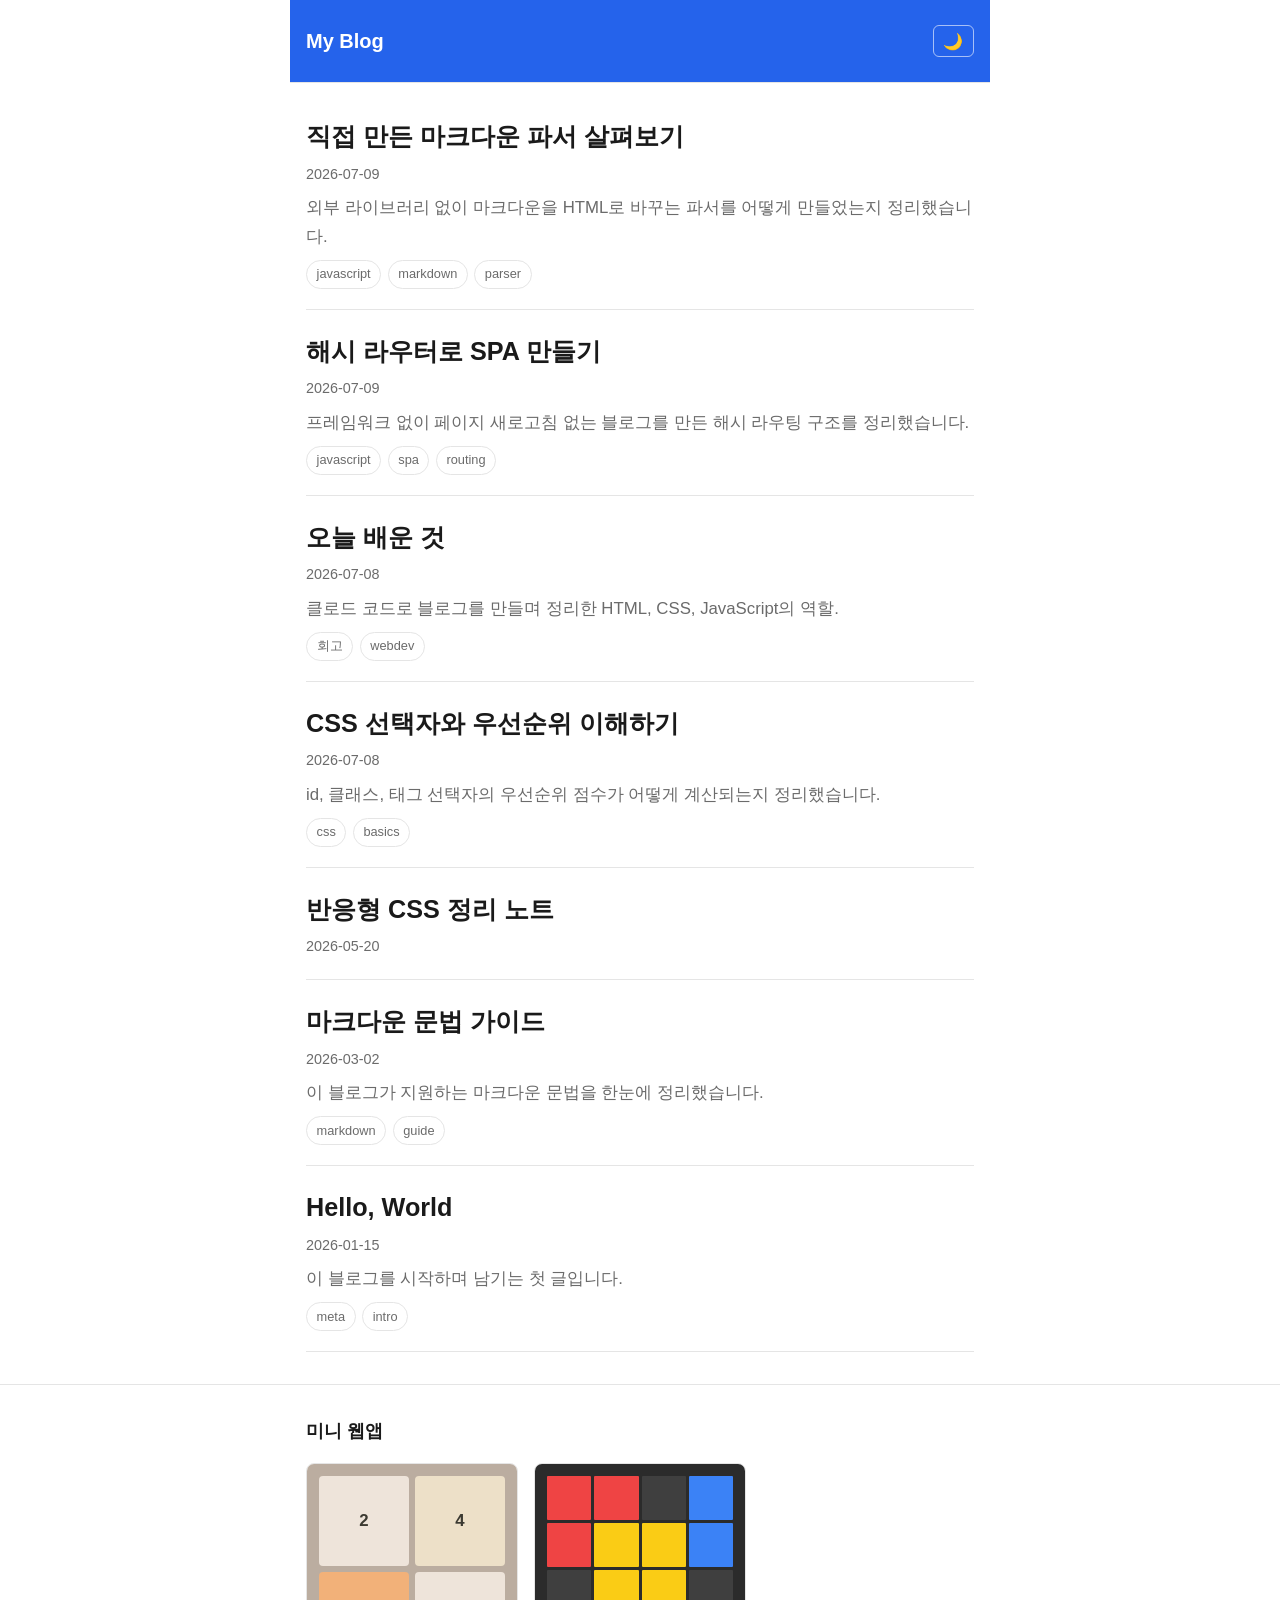
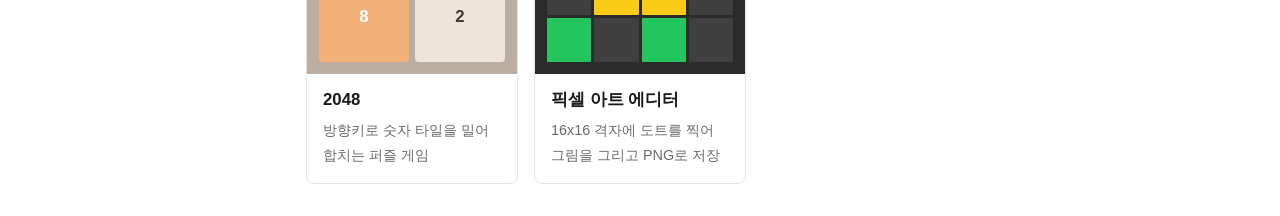
<file: index.html>
<!DOCTYPE html>
<html lang="ko">
<head>
<meta charset="UTF-8">
<meta name="viewport" content="width=device-width, initial-scale=1">
<title>My Blog</title>
<link rel="stylesheet" href="css/style.css">
</head>
<body>
<header class="site-header">
  <a class="site-title" href="#/">My Blog</a>
  <button id="theme-toggle" class="theme-toggle" type="button" aria-label="테마 전환">🌙</button>
</header>
<main id="app"></main>

<section class="apps-section">
  <div class="apps-section-inner">
    <h2 class="apps-heading">미니 웹앱</h2>
    <div class="app-cards">
      <a class="app-card" href="apps/2048/index.html">
        <div class="app-card-preview" aria-hidden="true">
          <span class="preview-tile t2">2</span>
          <span class="preview-tile t4">4</span>
          <span class="preview-tile t8">8</span>
          <span class="preview-tile t2">2</span>
        </div>
        <div class="app-card-body">
          <h3 class="app-card-title">2048</h3>
          <p class="app-card-desc">방향키로 숫자 타일을 밀어 합치는 퍼즐 게임</p>
        </div>
      </a>
      <a class="app-card" href="apps/pixel-art/index.html">
        <div class="app-card-preview pixel-preview" aria-hidden="true">
          <span class="pixel-cell" style="background:#ef4444"></span>
          <span class="pixel-cell" style="background:#ef4444"></span>
          <span class="pixel-cell"></span>
          <span class="pixel-cell" style="background:#3b82f6"></span>
          <span class="pixel-cell" style="background:#ef4444"></span>
          <span class="pixel-cell" style="background:#facc15"></span>
          <span class="pixel-cell" style="background:#facc15"></span>
          <span class="pixel-cell" style="background:#3b82f6"></span>
          <span class="pixel-cell"></span>
          <span class="pixel-cell" style="background:#facc15"></span>
          <span class="pixel-cell" style="background:#facc15"></span>
          <span class="pixel-cell"></span>
          <span class="pixel-cell" style="background:#22c55e"></span>
          <span class="pixel-cell"></span>
          <span class="pixel-cell" style="background:#22c55e"></span>
          <span class="pixel-cell"></span>
        </div>
        <div class="app-card-body">
          <h3 class="app-card-title">픽셀 아트 에디터</h3>
          <p class="app-card-desc">16x16 격자에 도트를 찍어 그림을 그리고 PNG로 저장</p>
        </div>
      </a>
    </div>
  </div>
</section>

<script src="js/theme.js"></script>
<script src="js/markdown.js"></script>
<script src="js/views.js"></script>
<script src="js/router.js"></script>
<script src="js/app.js"></script>
</body>
</html>
</file>
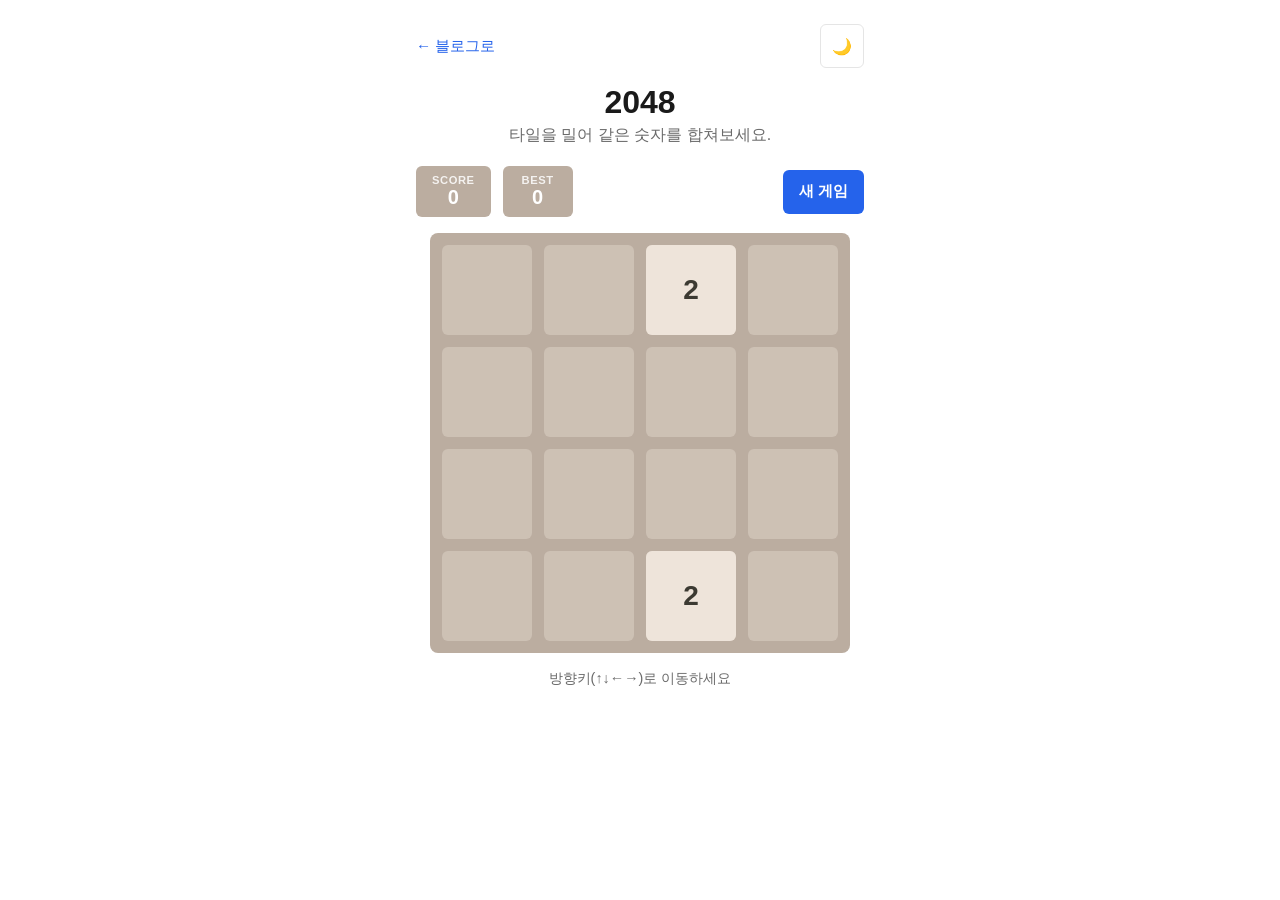
<file: apps/2048/index.html>
<!DOCTYPE html>
<html lang="ko">
<head>
  <meta charset="UTF-8">
  <meta name="viewport" content="width=device-width, initial-scale=1">
  <title>2048 | My Blog</title>
  <link rel="stylesheet" href="style.css">
</head>
<body>
  <div class="app-shell">
    <header class="game-header">
      <a class="back-link" href="../../index.html">← 블로그로</a>
      <button id="theme-toggle" class="theme-toggle" type="button" aria-label="테마 전환">🌙</button>
    </header>

    <h1 class="game-title">2048</h1>
    <p class="game-desc">타일을 밀어 같은 숫자를 합쳐보세요.</p>

    <div class="scoreboard">
      <div class="score-box">
        <span class="score-label">SCORE</span>
        <span class="score-value" id="score">0</span>
      </div>
      <div class="score-box">
        <span class="score-label">BEST</span>
        <span class="score-value" id="best-score">0</span>
      </div>
      <button id="new-game-btn" class="new-game-btn" type="button">새 게임</button>
    </div>

    <div id="board-container">
      <div id="board" role="application" aria-label="2048 게임 보드">
        <div class="grid-cell"></div>
        <div class="grid-cell"></div>
        <div class="grid-cell"></div>
        <div class="grid-cell"></div>
        <div class="grid-cell"></div>
        <div class="grid-cell"></div>
        <div class="grid-cell"></div>
        <div class="grid-cell"></div>
        <div class="grid-cell"></div>
        <div class="grid-cell"></div>
        <div class="grid-cell"></div>
        <div class="grid-cell"></div>
        <div class="grid-cell"></div>
        <div class="grid-cell"></div>
        <div class="grid-cell"></div>
        <div class="grid-cell"></div>

        <div id="game-message" class="game-message" hidden>
          <p id="message-text"></p>
          <div class="message-actions">
            <button id="retry-btn" type="button">다시 시도</button>
            <button id="keep-playing-btn" type="button" hidden>계속하기</button>
          </div>
        </div>
      </div>
    </div>

    <p class="hint">
      <span class="hint-desktop">방향키(↑↓←→)로 이동하세요</span>
      <span class="hint-mobile">보드를 스와이프해서 이동하세요</span>
    </p>
  </div>

  <script src="game.js"></script>
</body>
</html>
</file>
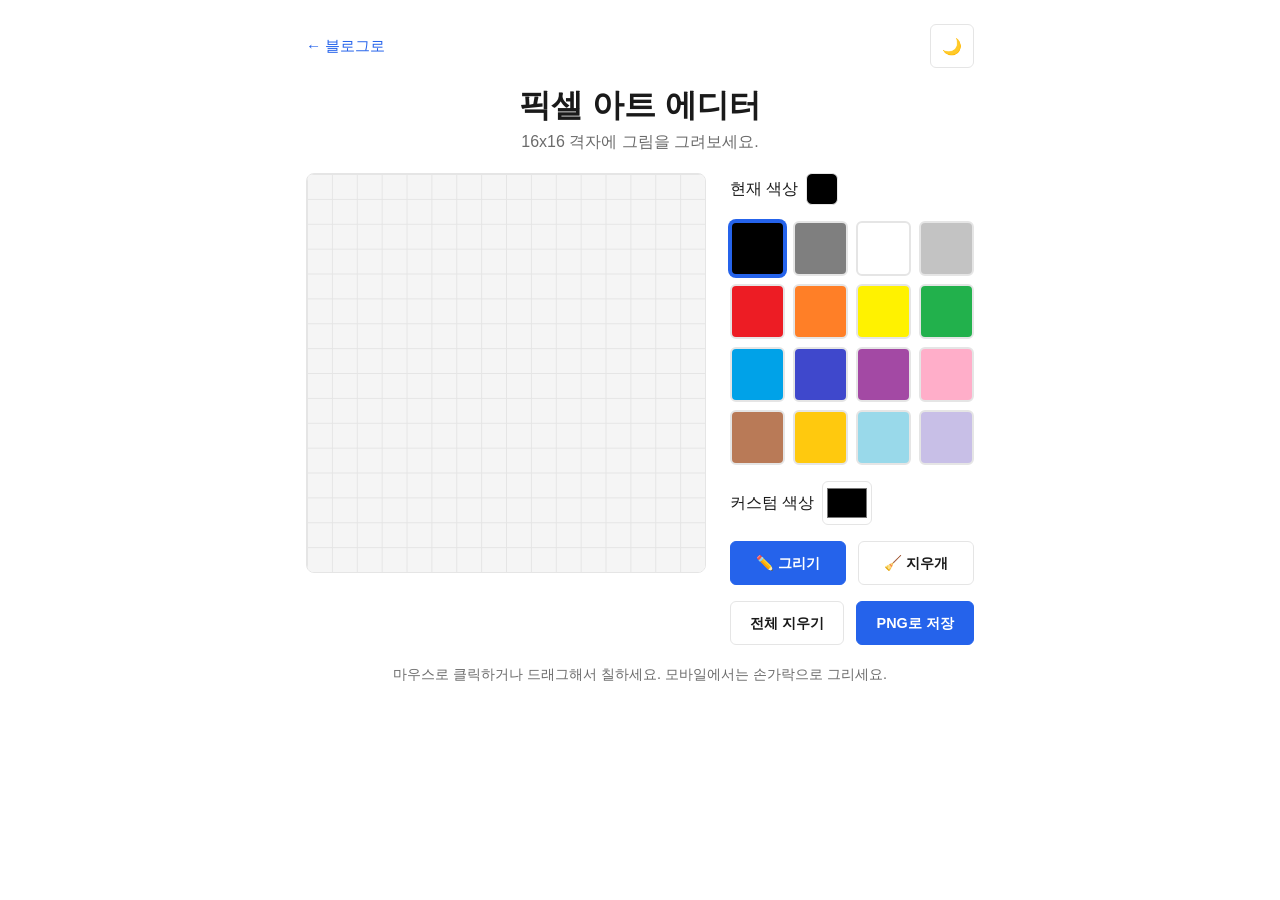
<file: apps/pixel-art/index.html>
<!DOCTYPE html>
<html lang="ko">
<head>
  <meta charset="UTF-8">
  <meta name="viewport" content="width=device-width, initial-scale=1">
  <title>픽셀 아트 에디터 | My Blog</title>
  <link rel="stylesheet" href="style.css">
</head>
<body>
  <div class="app-shell">
    <header class="app-header">
      <a class="back-link" href="../../index.html">← 블로그로</a>
      <button id="theme-toggle" class="theme-toggle" type="button" aria-label="테마 전환">🌙</button>
    </header>

    <h1 class="app-title">픽셀 아트 에디터</h1>
    <p class="app-desc">16x16 격자에 그림을 그려보세요.</p>

    <div class="editor-layout">
      <div class="canvas-wrap">
        <canvas id="pixel-canvas" width="320" height="320"
                aria-label="16x16 픽셀 아트 캔버스, 클릭 또는 드래그로 색칠"></canvas>
      </div>

      <div class="tools-panel">
        <div class="current-color-row">
          <span class="current-color-label">현재 색상</span>
          <span id="current-color-preview" class="current-color-preview"></span>
        </div>

        <div id="palette" class="palette" role="group" aria-label="색상 팔레트"></div>

        <div class="custom-color-row">
          <label for="custom-color">커스텀 색상</label>
          <input type="color" id="custom-color" value="#000000">
        </div>

        <div class="tool-buttons" role="group" aria-label="도구 선택">
          <button id="draw-tool-btn" class="tool-btn active" type="button">✏️ 그리기</button>
          <button id="eraser-tool-btn" class="tool-btn" type="button">🧹 지우개</button>
        </div>

        <div class="action-buttons">
          <button id="clear-btn" class="action-btn" type="button">전체 지우기</button>
          <button id="download-btn" class="action-btn primary" type="button">PNG로 저장</button>
        </div>
      </div>
    </div>

    <p class="hint">마우스로 클릭하거나 드래그해서 칠하세요. 모바일에서는 손가락으로 그리세요.</p>
  </div>

  <script src="editor.js"></script>
</body>
</html>
</file>
<file: css/style.css>
:root {
  --bg: #ffffff;
  --fg: #1a1a1a;
  --muted: #6b6b6b;
  --accent: #2563eb;
  --border: #e5e5e5;
  --code-bg: #f5f5f5;
}

@media (prefers-color-scheme: dark) {
  :root:not([data-theme="light"]) {
    --bg: #121212;
    --fg: #eaeaea;
    --muted: #a0a0a0;
    --accent: #6ea8fe;
    --border: #2e2e2e;
    --code-bg: #1e1e1e;
  }
}

[data-theme="dark"] {
  --bg: #121212;
  --fg: #eaeaea;
  --muted: #a0a0a0;
  --accent: #6ea8fe;
  --border: #2e2e2e;
  --code-bg: #1e1e1e;
}

* {
  box-sizing: border-box;
}

body {
  margin: 0;
  background: var(--bg);
  color: var(--fg);
  font-family: -apple-system, BlinkMacSystemFont, "Segoe UI", Roboto, Helvetica, Arial, sans-serif;
  line-height: 1.7;
  font-size: 1.05rem;
}

.site-header {
  display: flex;
  align-items: center;
  justify-content: space-between;
  flex-wrap: wrap;
  gap: 0.5rem;
  max-width: 700px;
  margin: 0 auto;
  padding: 1.5rem 1rem;
  background: var(--accent);
  border-bottom: 1px solid var(--border);
}

.site-title {
  font-size: 1.25rem;
  font-weight: 700;
  color: #fff;
  text-decoration: none;
}

.theme-toggle {
  background: none;
  border: 1px solid rgba(255, 255, 255, 0.6);
  border-radius: 6px;
  font-size: 1rem;
  padding: 0.35rem 0.6rem;
  cursor: pointer;
  color: #fff;
}

main#app {
  max-width: 700px;
  margin: 0 auto;
  padding: 2rem 1rem;
}

a {
  color: var(--accent);
}

.post-list {
  list-style: none;
  margin: 0;
  padding: 0;
}

.post-item {
  padding: 1.25rem 0;
  border-bottom: 1px solid var(--border);
}

.post-item:first-child {
  padding-top: 0;
}

.post-link {
  text-decoration: none;
}

.post-title {
  margin: 0 0 0.25rem;
  color: var(--fg);
}

.post-date {
  display: block;
  color: var(--muted);
  font-size: 0.9rem;
}

.post-excerpt {
  color: var(--muted);
  margin: 0.5rem 0 0;
}

.post-tags {
  margin-top: 0.5rem;
}

.tag {
  display: inline-block;
  font-size: 0.8rem;
  color: var(--muted);
  border: 1px solid var(--border);
  border-radius: 999px;
  padding: 0.15rem 0.6rem;
  margin-right: 0.4rem;
}

.back-link {
  display: inline-block;
  margin-bottom: 1rem;
  font-size: 0.95rem;
  text-decoration: none;
}

.post .post-title {
  margin-bottom: 0.25rem;
}

.post .post-date {
  margin-bottom: 1.5rem;
}

.post-content h1,
.post-content h2,
.post-content h3 {
  line-height: 1.3;
  margin-top: 2rem;
}

.post-content p {
  margin: 1rem 0;
}

.post-content img {
  max-width: 100%;
  height: auto;
  border-radius: 6px;
}

.post-content pre {
  background: var(--code-bg);
  border: 1px solid var(--border);
  border-radius: 6px;
  padding: 1rem;
  overflow-x: auto;
}

.post-content code {
  background: var(--code-bg);
  border-radius: 4px;
  padding: 0.15em 0.4em;
  font-size: 0.9em;
}

.post-content pre code {
  background: none;
  padding: 0;
}

.post-content blockquote {
  margin: 1rem 0;
  padding: 0.25rem 1rem;
  border-left: 3px solid var(--border);
  color: var(--muted);
}

.post-content hr {
  border: none;
  border-top: 1px solid var(--border);
  margin: 2rem 0;
}

.post-content ul,
.post-content ol {
  padding-left: 1.4rem;
}

.message,
.empty {
  color: var(--muted);
}

.apps-section {
  border-top: 1px solid var(--border);
}

.apps-section-inner {
  max-width: 700px;
  margin: 0 auto;
  padding: 2rem 1rem;
}

.apps-heading {
  margin: 0 0 1rem;
  font-size: 1.1rem;
  color: var(--fg);
}

.app-cards {
  display: grid;
  grid-template-columns: repeat(auto-fill, minmax(200px, 1fr));
  gap: 1rem;
}

.app-card {
  display: flex;
  flex-direction: column;
  border: 1px solid var(--border);
  border-radius: 8px;
  overflow: hidden;
  text-decoration: none;
  color: inherit;
  transition: box-shadow 0.15s ease;
}

.app-card:hover {
  box-shadow: 0 2px 10px rgba(0, 0, 0, 0.1);
}

.app-card-preview {
  display: grid;
  grid-template-columns: repeat(2, 1fr);
  gap: 6px;
  padding: 12px;
  background: #bbada0;
}

.preview-tile {
  display: flex;
  align-items: center;
  justify-content: center;
  aspect-ratio: 1 / 1;
  border-radius: 4px;
  font-weight: 700;
  background: #eee4da;
  color: #3c3a32;
}

.preview-tile.t4 {
  background: #ede0c8;
}

.preview-tile.t8 {
  background: #f2b179;
  color: #fff;
}

.pixel-preview {
  grid-template-columns: repeat(4, 1fr);
  gap: 3px;
  background: #2b2b2b;
}

.pixel-cell {
  aspect-ratio: 1 / 1;
  border-radius: 1px;
  background: #3f3f3f;
}

.app-card-body {
  padding: 0.75rem 1rem 1rem;
}

.app-card-title {
  margin: 0 0 0.25rem;
  font-size: 1.05rem;
  color: var(--fg);
}

.app-card-desc {
  margin: 0;
  color: var(--muted);
  font-size: 0.9rem;
}

@media (max-width: 600px) {
  main#app {
    padding: 1.5rem 1rem;
  }
  .site-header {
    padding: 1rem;
  }
  .post-content h1 {
    font-size: 1.5rem;
  }
  .post-content h2 {
    font-size: 1.3rem;
  }
  .post-content h3 {
    font-size: 1.1rem;
  }
}
</file>
<file: apps/2048/style.css>
:root {
  --bg: #ffffff;
  --fg: #1a1a1a;
  --muted: #6b6b6b;
  --accent: #2563eb;
  --border: #e5e5e5;

  --board-bg: #bbada0;
  --cell-bg: rgba(238, 228, 218, 0.35);
  --tile-text-dark: #3c3a32;
  --tile-text-light: #f9f6f2;

  --tile-2: #eee4da;
  --tile-4: #ede0c8;
  --tile-8: #f2b179;
  --tile-16: #f59563;
  --tile-32: #f67c5f;
  --tile-64: #f65e3b;
  --tile-128: #edcf72;
  --tile-256: #edcc61;
  --tile-512: #edc850;
  --tile-1024: #edc53f;
  --tile-2048: #edc22e;
  --tile-super: #3c3a32; /* 4096 이상 */
}

@media (prefers-color-scheme: dark) {
  :root:not([data-theme="light"]) {
    --bg: #121212;
    --fg: #eaeaea;
    --muted: #a0a0a0;
    --accent: #6ea8fe;
    --border: #2e2e2e;
    --board-bg: #3a3630;
    --cell-bg: rgba(255, 255, 255, 0.08);
  }
}

[data-theme="dark"] {
  --bg: #121212;
  --fg: #eaeaea;
  --muted: #a0a0a0;
  --accent: #6ea8fe;
  --border: #2e2e2e;
  --board-bg: #3a3630;
  --cell-bg: rgba(255, 255, 255, 0.08);
}

* {
  box-sizing: border-box;
}

body {
  margin: 0;
  background: var(--bg);
  color: var(--fg);
  font-family: -apple-system, BlinkMacSystemFont, "Segoe UI", Roboto, Helvetica, Arial, sans-serif;
}

.app-shell {
  max-width: 480px;
  margin: 0 auto;
  padding: 1.5rem 1rem;
}

.game-header {
  display: flex;
  align-items: center;
  justify-content: space-between;
  gap: 0.5rem;
  margin-bottom: 1rem;
}

.back-link {
  color: var(--accent);
  text-decoration: none;
  font-size: 0.95rem;
}

.theme-toggle {
  background: none;
  border: 1px solid var(--border);
  border-radius: 6px;
  font-size: 1rem;
  padding: 0.35rem 0.6rem;
  cursor: pointer;
  color: var(--fg);
  min-width: 44px;
  min-height: 44px;
}

.game-title {
  margin: 0 0 0.25rem;
  font-size: 2rem;
  text-align: center;
}

.game-desc {
  margin: 0 0 1.25rem;
  color: var(--muted);
  text-align: center;
}

.scoreboard {
  display: flex;
  align-items: center;
  gap: 0.75rem;
  margin-bottom: 1rem;
  flex-wrap: wrap;
}

.score-box {
  background: var(--board-bg);
  color: #fff;
  border-radius: 6px;
  padding: 0.5rem 1rem;
  text-align: center;
  min-width: 70px;
}

.score-label {
  display: block;
  font-size: 0.7rem;
  font-weight: 700;
  text-transform: uppercase;
  letter-spacing: 0.05em;
  opacity: 0.85;
}

.score-value {
  display: block;
  font-size: 1.25rem;
  font-weight: 700;
}

.new-game-btn,
#retry-btn,
#keep-playing-btn {
  background: var(--accent);
  color: #fff;
  border: none;
  border-radius: 6px;
  padding: 0.5rem 1rem;
  cursor: pointer;
  font-weight: 600;
  min-height: 44px;
  font-size: 0.95rem;
}

.new-game-btn {
  margin-left: auto;
}

#board-container {
  width: 100%;
  max-width: 420px;
  margin: 0 auto;
  aspect-ratio: 1 / 1;
}

#board {
  position: relative;
  width: 100%;
  height: 100%;
  background: var(--board-bg);
  border-radius: 8px;
  padding: 12px;
  box-sizing: border-box;
  display: grid;
  grid-template-columns: repeat(4, 1fr);
  grid-template-rows: repeat(4, 1fr);
  gap: 12px;
  touch-action: none;
}

.grid-cell {
  background: var(--cell-bg);
  border-radius: 6px;
}

.tile {
  position: absolute;
  display: flex;
  align-items: center;
  justify-content: center;
  border-radius: 6px;
  font-weight: 700;
  box-sizing: border-box;
  transition: left 100ms ease-in-out, top 100ms ease-in-out, transform 100ms ease-in-out;
  color: var(--tile-text-dark);
  font-size: clamp(1rem, 6vw, 1.75rem);
}

.tile[data-value="2"] { background: var(--tile-2); }
.tile[data-value="4"] { background: var(--tile-4); }
.tile[data-value="8"] { background: var(--tile-8); color: var(--tile-text-light); }
.tile[data-value="16"] { background: var(--tile-16); color: var(--tile-text-light); }
.tile[data-value="32"] { background: var(--tile-32); color: var(--tile-text-light); }
.tile[data-value="64"] { background: var(--tile-64); color: var(--tile-text-light); }
.tile[data-value="128"] { background: var(--tile-128); color: var(--tile-text-light); font-size: clamp(0.9rem, 5.5vw, 1.6rem); }
.tile[data-value="256"] { background: var(--tile-256); color: var(--tile-text-light); font-size: clamp(0.9rem, 5.5vw, 1.6rem); }
.tile[data-value="512"] { background: var(--tile-512); color: var(--tile-text-light); font-size: clamp(0.9rem, 5.5vw, 1.6rem); }
.tile[data-value="1024"] { background: var(--tile-1024); color: var(--tile-text-light); font-size: clamp(0.8rem, 5vw, 1.4rem); }
.tile[data-value="2048"] { background: var(--tile-2048); color: var(--tile-text-light); font-size: clamp(0.8rem, 5vw, 1.4rem); }
.tile.tile-super { background: var(--tile-super); color: var(--tile-text-light); font-size: clamp(0.7rem, 4.5vw, 1.2rem); }

@keyframes tile-appear {
  0% { transform: scale(0); opacity: 0; }
  100% { transform: scale(1); opacity: 1; }
}
@keyframes tile-merge {
  0% { transform: scale(1); }
  50% { transform: scale(1.15); }
  100% { transform: scale(1); }
}
.tile.tile-new { animation: tile-appear 150ms ease-out; }
.tile.tile-merged { animation: tile-merge 150ms ease-out; }

.game-message {
  position: absolute;
  inset: 0;
  display: flex;
  flex-direction: column;
  align-items: center;
  justify-content: center;
  gap: 1rem;
  background: rgba(255, 255, 255, 0.85);
  border-radius: 8px;
  text-align: center;
  z-index: 10;
}

[data-theme="dark"] .game-message {
  background: rgba(18, 18, 18, 0.85);
}

@media (prefers-color-scheme: dark) {
  :root:not([data-theme="light"]) .game-message {
    background: rgba(18, 18, 18, 0.85);
  }
}

.game-message[hidden] {
  display: none;
}

#message-text {
  font-size: 1.5rem;
  font-weight: 700;
  color: var(--fg);
  margin: 0;
}

.message-actions {
  display: flex;
  gap: 0.75rem;
}

.hint {
  text-align: center;
  color: var(--muted);
  font-size: 0.9rem;
  margin-top: 1rem;
}

@media (max-width: 480px) {
  .app-shell { padding: 1rem 0.75rem; }
  .game-title { font-size: 1.5rem; }
  #board-container { max-width: 100%; }
  .hint-desktop { display: none; }
}
@media (min-width: 481px) {
  .hint-mobile { display: none; }
}
</file>
<file: apps/pixel-art/style.css>
:root {
  --bg: #ffffff;
  --fg: #1a1a1a;
  --muted: #6b6b6b;
  --accent: #2563eb;
  --border: #e5e5e5;

  --cell-bg: rgba(0, 0, 0, 0.04);      /* 캔버스 안, 색이 칠해지지 않은 빈 셀 */
  --grid-line: var(--border);           /* 캔버스 격자선 색 */
}

@media (prefers-color-scheme: dark) {
  :root:not([data-theme="light"]) {
    --bg: #121212;
    --fg: #eaeaea;
    --muted: #a0a0a0;
    --accent: #6ea8fe;
    --border: #2e2e2e;
    --cell-bg: rgba(255, 255, 255, 0.06);
  }
}

[data-theme="dark"] {
  --bg: #121212;
  --fg: #eaeaea;
  --muted: #a0a0a0;
  --accent: #6ea8fe;
  --border: #2e2e2e;
  --cell-bg: rgba(255, 255, 255, 0.06);
}

* {
  box-sizing: border-box;
}

body {
  margin: 0;
  background: var(--bg);
  color: var(--fg);
  font-family: -apple-system, BlinkMacSystemFont, "Segoe UI", Roboto, Helvetica, Arial, sans-serif;
}

.app-shell {
  max-width: 700px;
  margin: 0 auto;
  padding: 1.5rem 1rem;
}

.app-header {
  display: flex;
  align-items: center;
  justify-content: space-between;
  gap: 0.5rem;
  margin-bottom: 1rem;
}

.back-link {
  color: var(--accent);
  text-decoration: none;
  font-size: 0.95rem;
}

.theme-toggle {
  background: none;
  border: 1px solid var(--border);
  border-radius: 6px;
  font-size: 1rem;
  padding: 0.35rem 0.6rem;
  cursor: pointer;
  color: var(--fg);
  min-width: 44px;
  min-height: 44px;
}

.app-title {
  margin: 0 0 0.25rem;
  font-size: 2rem;
  text-align: center;
}

.app-desc {
  margin: 0 0 1.25rem;
  color: var(--muted);
  text-align: center;
}

.editor-layout {
  display: flex;
  gap: 1.5rem;
  align-items: flex-start;
  justify-content: center;
  flex-wrap: wrap;
}

.canvas-wrap {
  flex: 0 0 auto;
  width: 100%;
  max-width: 400px;
  aspect-ratio: 1 / 1;
}

#pixel-canvas {
  width: 100%;
  height: 100%;
  display: block;
  border-radius: 8px;
  border: 1px solid var(--border);
  background: var(--bg);
  touch-action: none;
  cursor: crosshair;
}

.tools-panel {
  flex: 1 1 240px;
  max-width: 320px;
  width: 100%;
  display: flex;
  flex-direction: column;
  gap: 1rem;
}

.current-color-row {
  display: flex;
  align-items: center;
  gap: 0.5rem;
}

.current-color-preview {
  display: inline-block;
  width: 32px;
  height: 32px;
  border-radius: 6px;
  border: 1px solid var(--border);
}

.palette {
  display: grid;
  grid-template-columns: repeat(4, 1fr);
  gap: 0.5rem;
}

.swatch {
  width: 100%;
  aspect-ratio: 1 / 1;
  min-width: 36px;
  min-height: 36px;
  border-radius: 6px;
  border: 2px solid var(--border);
  cursor: pointer;
  padding: 0;
}

.swatch.selected {
  border-color: var(--accent);
  box-shadow: 0 0 0 2px var(--accent);
}

.custom-color-row {
  display: flex;
  align-items: center;
  gap: 0.5rem;
  flex-wrap: wrap;
}

#custom-color {
  min-width: 44px;
  min-height: 44px;
  border: 1px solid var(--border);
  border-radius: 6px;
  background: none;
  cursor: pointer;
  padding: 2px;
}

.tool-buttons,
.action-buttons {
  display: flex;
  gap: 0.75rem;
  flex-wrap: wrap;
}

.tool-btn,
.action-btn {
  flex: 1 1 auto;
  min-height: 44px;
  border-radius: 6px;
  border: 1px solid var(--border);
  background: var(--bg);
  color: var(--fg);
  cursor: pointer;
  font-weight: 600;
  padding: 0.5rem 0.75rem;
  font-size: 0.9rem;
}

.tool-btn.active {
  background: var(--accent);
  color: #fff;
  border-color: var(--accent);
}

.action-btn.primary {
  background: var(--accent);
  color: #fff;
  border-color: var(--accent);
}

.hint {
  text-align: center;
  color: var(--muted);
  font-size: 0.9rem;
  margin-top: 1.25rem;
}

@media (max-width: 680px) {
  .editor-layout { flex-direction: column; align-items: center; }
  .tools-panel { max-width: 400px; }
}
@media (max-width: 480px) {
  .app-shell { padding: 1rem 0.75rem; }
  .app-title { font-size: 1.5rem; }
  .canvas-wrap { max-width: 100%; }
  .palette { grid-template-columns: repeat(4, 1fr); }
}
</file>
